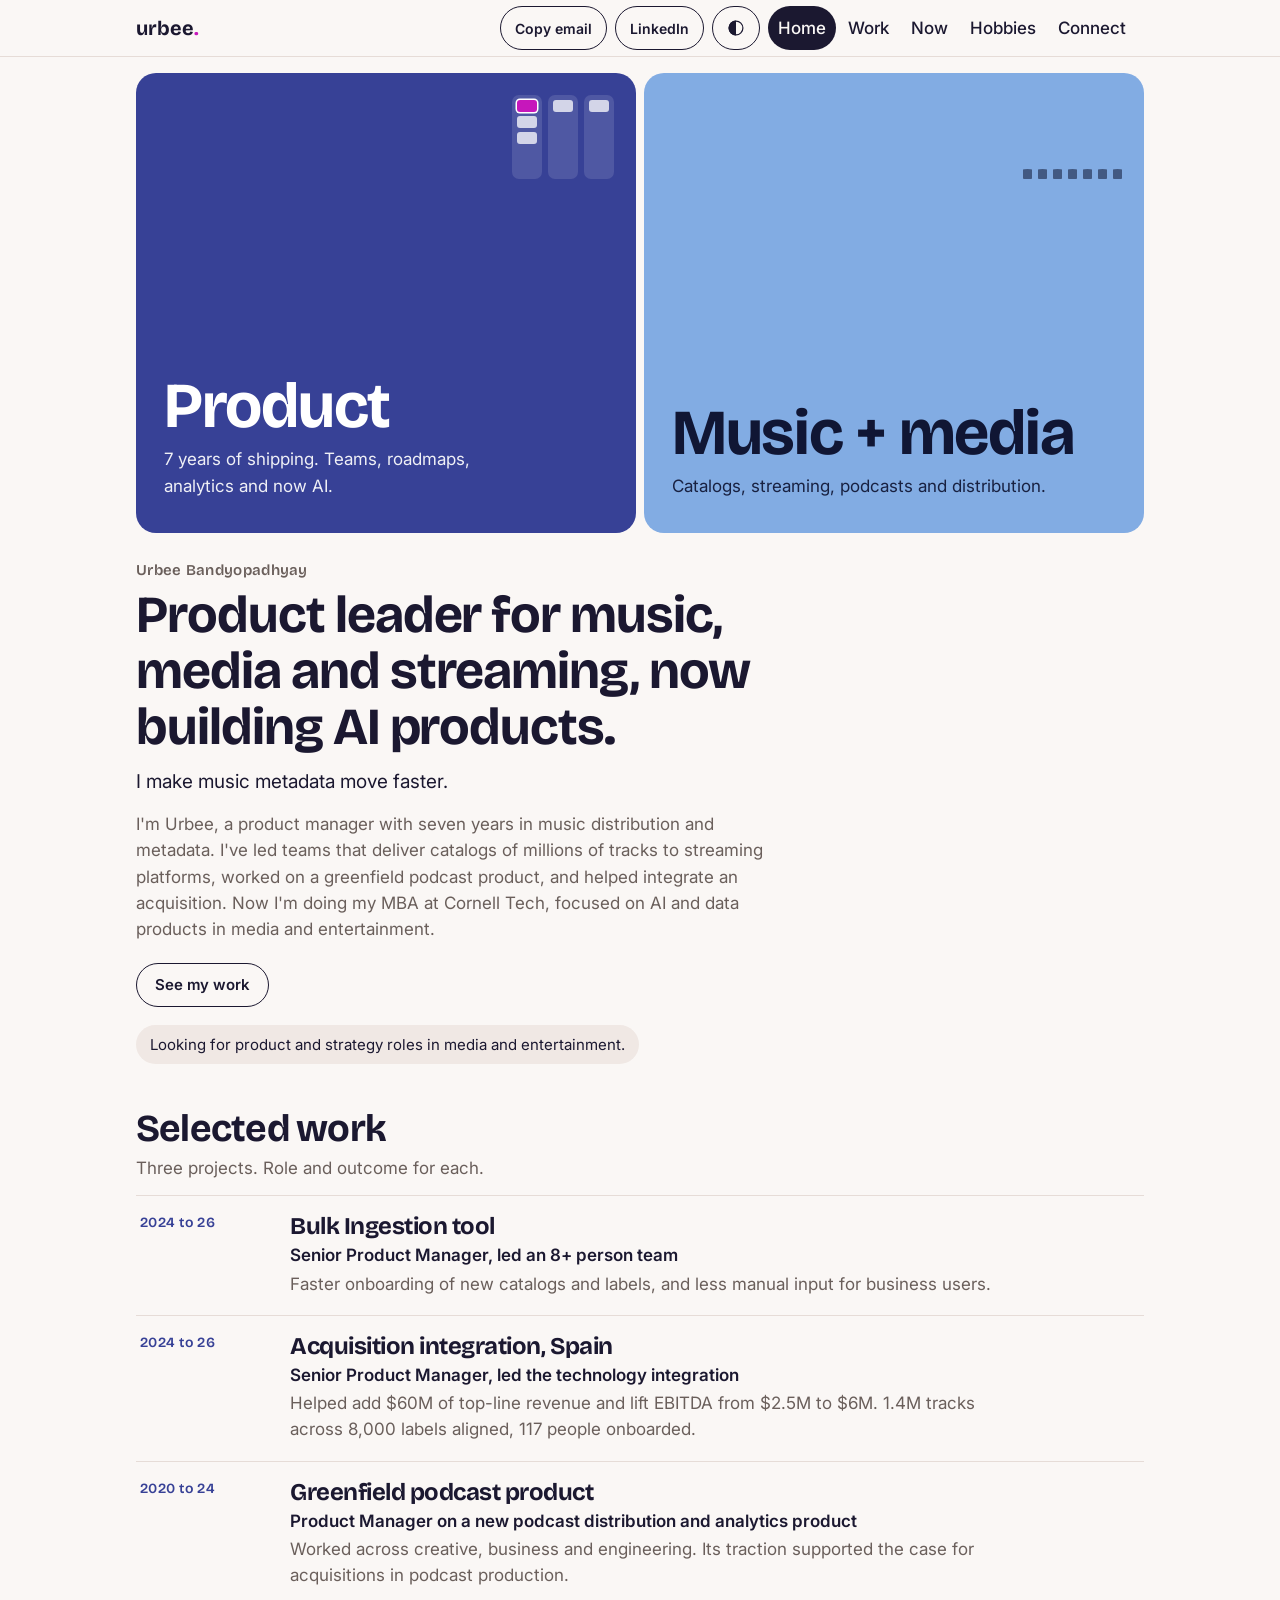
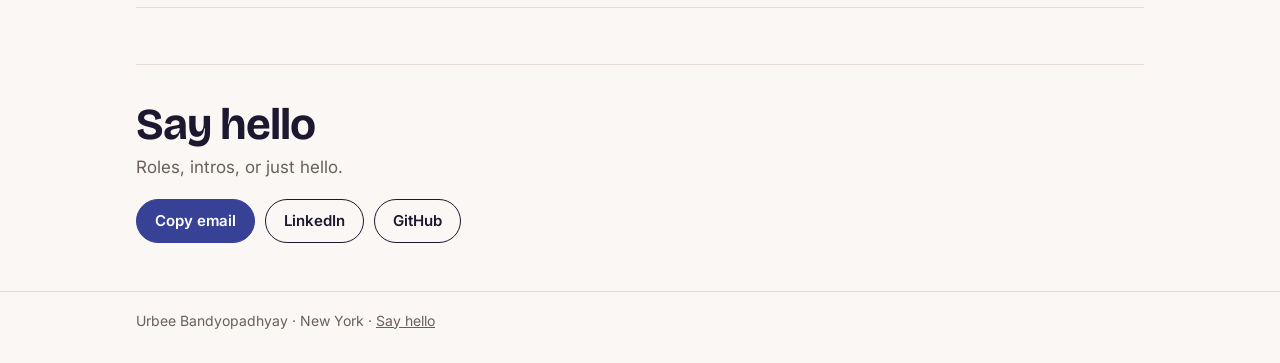
<file: index.html>
<!doctype html>
<html lang="en" data-palette="soft">
<head>
<meta charset="utf-8">
<meta name="viewport" content="width=device-width,initial-scale=1">
<title>Urbee Bandyopadhyay | Product leader, music and media</title>
<meta name="description" content="Product leader for music, media and streaming, now building AI products.">
<link rel="preconnect" href="https://fonts.googleapis.com">
<link rel="preconnect" href="https://fonts.gstatic.com" crossorigin>
<link href="https://fonts.googleapis.com/css2?family=Inter:wght@400;500;600&family=Bricolage+Grotesque:opsz,wght@12..96,500..800&display=swap" rel="stylesheet">
<link rel="stylesheet" href="style.css">
</head>
<body>
<header class="top"><div class="wrap">
  <a class="logo" href="index.html">urbee<i>.</i></a>
  <button class="btn sm" data-copy-email type="button">Copy email</button>
  <a class="btn sm" href="https://www.linkedin.com/in/urbeebandy/" target="_blank" rel="noopener">LinkedIn</a>
  <button class="btn sm theme" data-theme-toggle type="button" aria-label="Switch light or dark mode"><svg viewBox="0 0 24 24" aria-hidden="true"><path d="M12 2a10 10 0 100 20V2z"/><circle cx="12" cy="12" r="9.2" fill="none" stroke="currentColor" stroke-width="1.6"/></svg></button>
  <nav class="pages" aria-label="Pages"><a href="index.html" aria-current="page">Home</a><a href="work.html">Work</a><a href="now.html">Now</a><a href="notes.html">Hobbies</a><a href="connect.html">Connect</a></nav>
</div></header>
<main class="wrap">

<div class="split">
  <div class="side prod" tabindex="0">
    <div class="viz" aria-hidden="true"><div class="kan"><div class="col"><i></i><i></i><i></i></div><div class="col"><i></i></div><div class="col"><i></i></div><b class="mv"></b></div></div>
    <h2>Product</h2>
    <p>7 years of shipping. Teams, roadmaps, analytics and now AI.</p>
    <p class="more">Led cross-functional teams of engineers, QA and analysts.</p>
  </div>
  <div class="side music" tabindex="0">
    <div class="viz" aria-hidden="true"><div class="bars"><span></span><span></span><span></span><span></span><span></span><span></span><span></span></div></div>
    <h2>Music + media</h2>
    <p>Catalogs, streaming, podcasts and distribution.</p>
    <p class="more">Experience with indie and major music distribution services.</p>
  </div>
</div>
<div class="intro">
  <p class="name">Urbee Bandyopadhyay</p>
  <h1>Product leader for music, media and streaming, now building AI products.</h1>
  <p class="tag">I make music metadata move faster.</p>
  <p class="bio">I'm Urbee, a product manager with seven years in music distribution and metadata. I've led teams that deliver catalogs of millions of tracks to streaming platforms, worked on a greenfield podcast product, and helped integrate an acquisition. Now I'm doing my MBA at Cornell Tech, focused on AI and data products in media and entertainment.</p>
  <div class="cta">
    <a class="btn" href="work.html">See my work</a>
  </div>
  <span class="looking">Looking for product and strategy roles in media and entertainment.</span>
</div>
<section>
  <h2>Selected work</h2>
  <p class="sub">Three projects. Role and outcome for each.</p>
  <ul class="list" data-work="3"></ul>
</section>
<section class="connect" id="connect">
  <h2>Say hello</h2>
  <p class="sub">Roles, intros, or just hello.</p>
  <div class="cgrid">
    <div>
      <div class="cta" style="margin-top:0">
        <button class="btn solid" data-copy-email type="button">Copy email</button>
        <a class="btn" href="https://www.linkedin.com/in/urbeebandy/" target="_blank" rel="noopener">LinkedIn</a>
        <a class="btn" href="https://github.com/u-bandy" target="_blank" rel="noopener">GitHub</a>
      </div>
    </div>
  </div>
</section>
</main>
<footer class="foot"><div class="wrap">Urbee Bandyopadhyay · New York · <a href="connect.html">Say hello</a></div></footer>
<script src="site.js"></script>
</body>
</html>
</file>
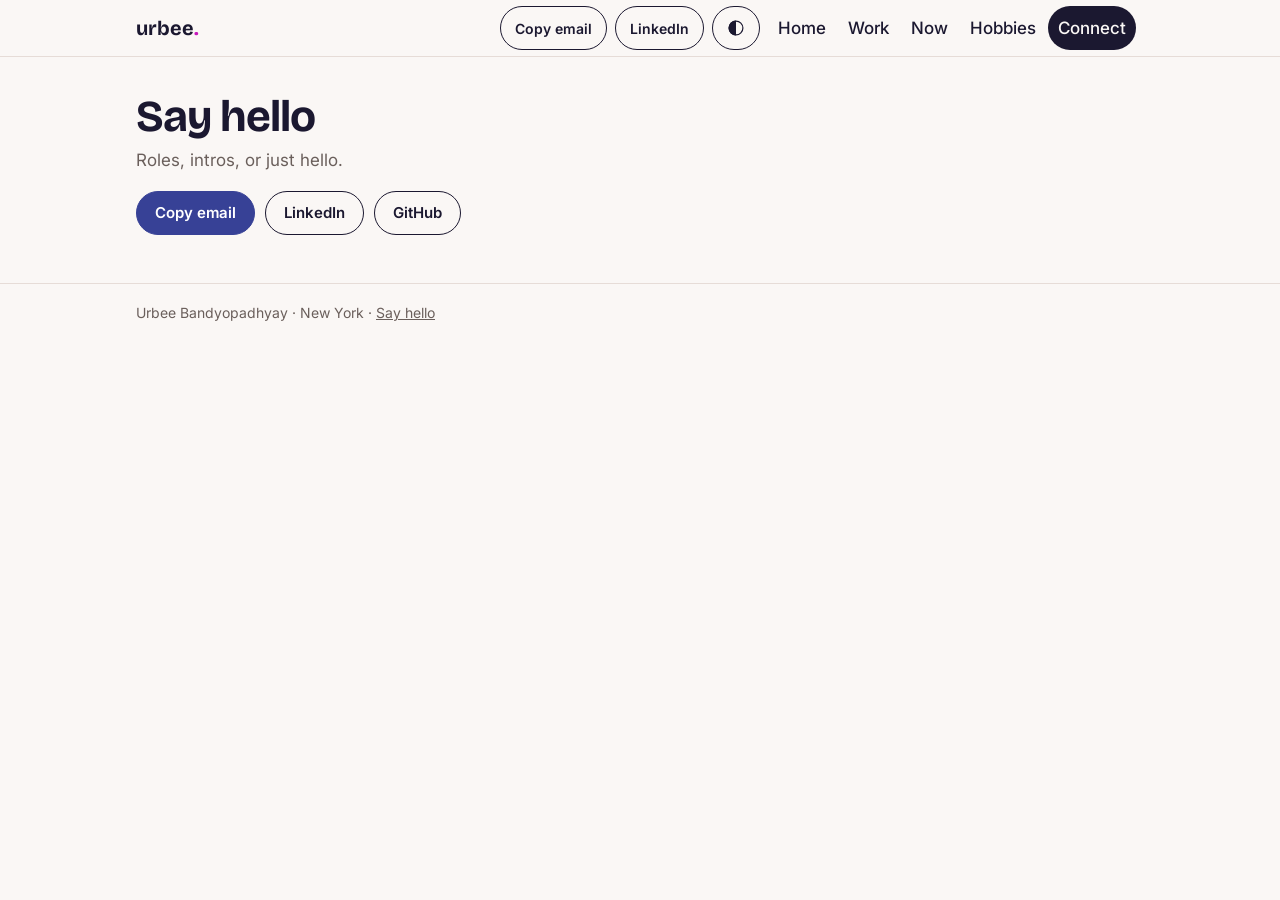
<file: connect.html>
<!doctype html>
<html lang="en" data-palette="soft">
<head>
<meta charset="utf-8">
<meta name="viewport" content="width=device-width,initial-scale=1">
<title>Connect | Urbee Bandyopadhyay</title>
<meta name="description" content="Email, LinkedIn, GitHub and a message box.">
<link rel="preconnect" href="https://fonts.googleapis.com">
<link rel="preconnect" href="https://fonts.gstatic.com" crossorigin>
<link href="https://fonts.googleapis.com/css2?family=Inter:wght@400;500;600&family=Bricolage+Grotesque:opsz,wght@12..96,500..800&display=swap" rel="stylesheet">
<link rel="stylesheet" href="style.css">
</head>
<body>
<header class="top"><div class="wrap">
  <a class="logo" href="index.html">urbee<i>.</i></a>
  <button class="btn sm" data-copy-email type="button">Copy email</button>
  <a class="btn sm" href="https://www.linkedin.com/in/urbeebandy/" target="_blank" rel="noopener">LinkedIn</a>
  <button class="btn sm theme" data-theme-toggle type="button" aria-label="Switch light or dark mode"><svg viewBox="0 0 24 24" aria-hidden="true"><path d="M12 2a10 10 0 100 20V2z"/><circle cx="12" cy="12" r="9.2" fill="none" stroke="currentColor" stroke-width="1.6"/></svg></button>
  <nav class="pages" aria-label="Pages"><a href="index.html">Home</a><a href="work.html">Work</a><a href="now.html">Now</a><a href="notes.html">Hobbies</a><a href="connect.html" aria-current="page">Connect</a></nav>
</div></header>
<main class="wrap">
<section class="connect" id="connect" style="border-top:0;margin-top:0">
  <h2>Say hello</h2>
  <p class="sub">Roles, intros, or just hello.</p>
  <div class="cgrid">
    <div>
      <div class="cta" style="margin-top:0">
        <button class="btn solid" data-copy-email type="button">Copy email</button>
        <a class="btn" href="https://www.linkedin.com/in/urbeebandy/" target="_blank" rel="noopener">LinkedIn</a>
        <a class="btn" href="https://github.com/u-bandy" target="_blank" rel="noopener">GitHub</a>
      </div>
    </div>
  </div>
</section>
</main>
<footer class="foot"><div class="wrap">Urbee Bandyopadhyay · New York · <a href="connect.html">Say hello</a></div></footer>
<script src="site.js"></script>
</body>
</html>
</file>
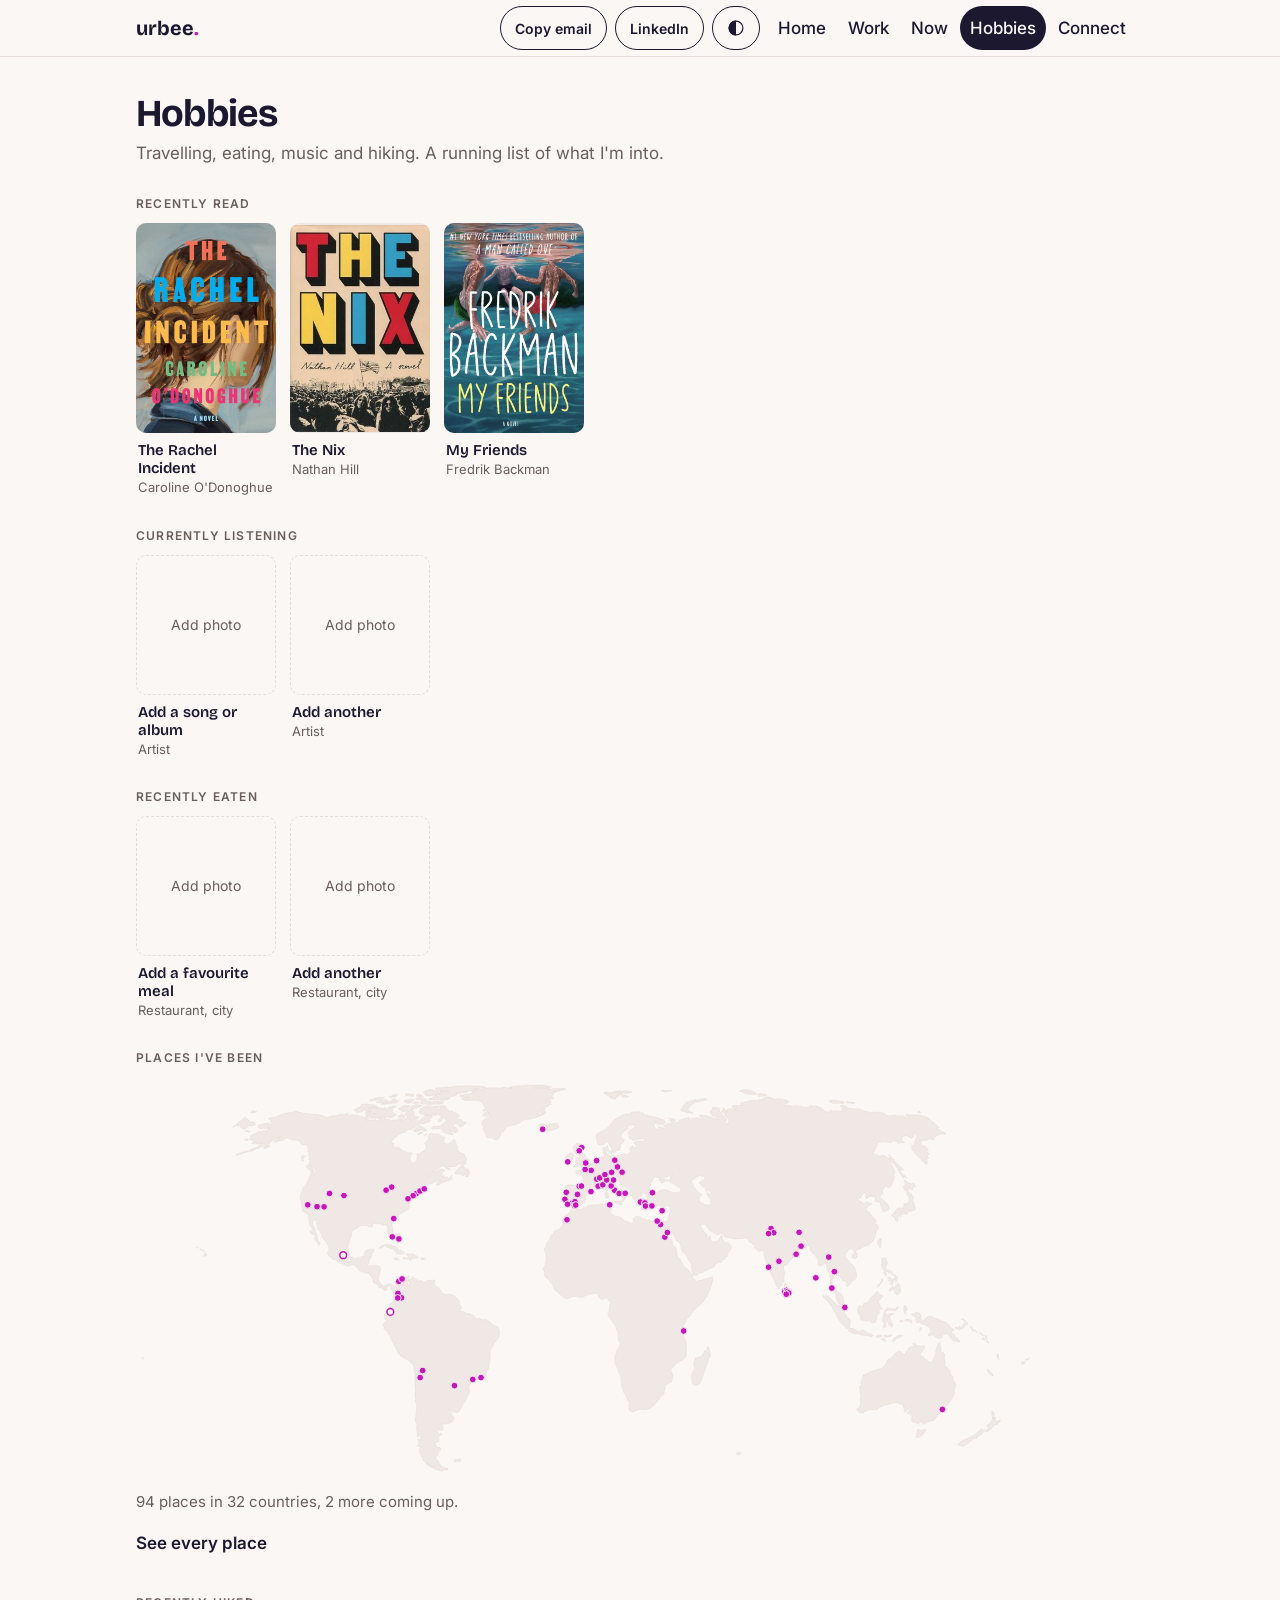
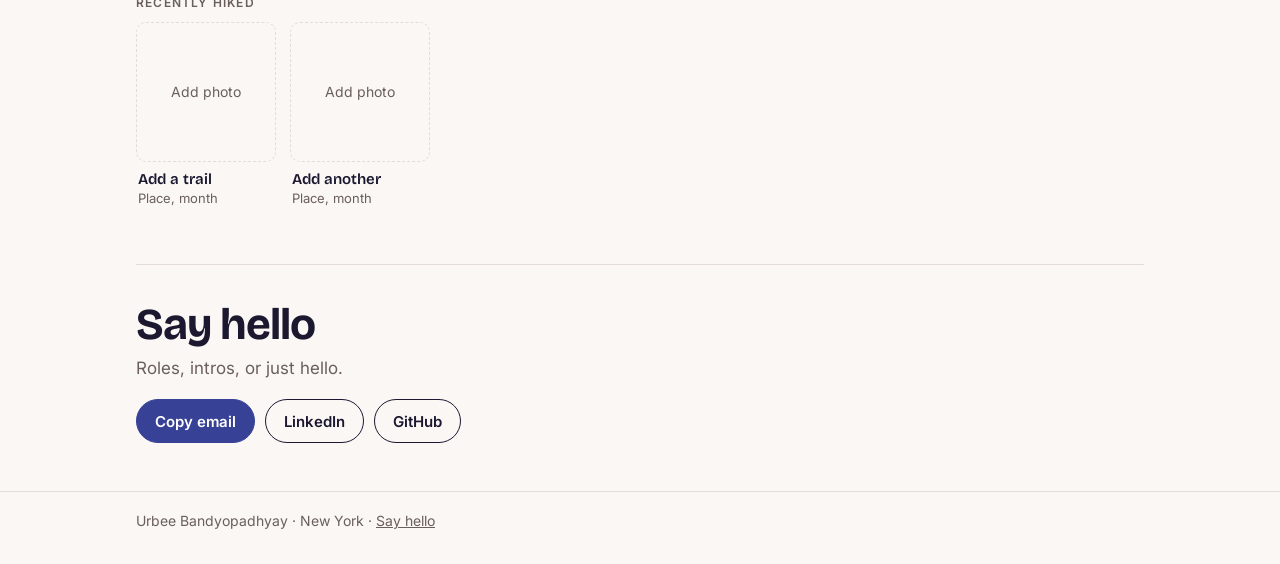
<file: notes.html>
<!doctype html>
<html lang="en" data-palette="soft">
<head>
<meta charset="utf-8">
<meta name="viewport" content="width=device-width,initial-scale=1">
<title>Hobbies | Urbee Bandyopadhyay</title>
<meta name="description" content="Travel, food, music, books and hiking.">
<link rel="preconnect" href="https://fonts.googleapis.com">
<link rel="preconnect" href="https://fonts.gstatic.com" crossorigin>
<link href="https://fonts.googleapis.com/css2?family=Inter:wght@400;500;600&family=Bricolage+Grotesque:opsz,wght@12..96,500..800&display=swap" rel="stylesheet">
<link rel="stylesheet" href="style.css">
</head>
<body>
<header class="top"><div class="wrap">
  <a class="logo" href="index.html">urbee<i>.</i></a>
  <button class="btn sm" data-copy-email type="button">Copy email</button>
  <a class="btn sm" href="https://www.linkedin.com/in/urbeebandy/" target="_blank" rel="noopener">LinkedIn</a>
  <button class="btn sm theme" data-theme-toggle type="button" aria-label="Switch light or dark mode"><svg viewBox="0 0 24 24" aria-hidden="true"><path d="M12 2a10 10 0 100 20V2z"/><circle cx="12" cy="12" r="9.2" fill="none" stroke="currentColor" stroke-width="1.6"/></svg></button>
  <nav class="pages" aria-label="Pages"><a href="index.html">Home</a><a href="work.html">Work</a><a href="now.html">Now</a><a href="notes.html" aria-current="page">Hobbies</a><a href="connect.html">Connect</a></nav>
</div></header>
<main class="wrap">

<section class="log">
  <h2>Hobbies</h2>
  <p class="sub">Travelling, eating, music and hiking. A running list of what I'm into.</p>
  <div data-log></div>
</section>
<section class="connect" id="connect">
  <h2>Say hello</h2>
  <p class="sub">Roles, intros, or just hello.</p>
  <div class="cgrid">
    <div>
      <div class="cta" style="margin-top:0">
        <button class="btn solid" data-copy-email type="button">Copy email</button>
        <a class="btn" href="https://www.linkedin.com/in/urbeebandy/" target="_blank" rel="noopener">LinkedIn</a>
        <a class="btn" href="https://github.com/u-bandy" target="_blank" rel="noopener">GitHub</a>
      </div>
    </div>
  </div>
</section>
</main>
<footer class="foot"><div class="wrap">Urbee Bandyopadhyay · New York · <a href="connect.html">Say hello</a></div></footer>
<script src="site.js"></script>
<script src="world.js"></script>
<script src="travel.js"></script>
</body>
</html>
</file>
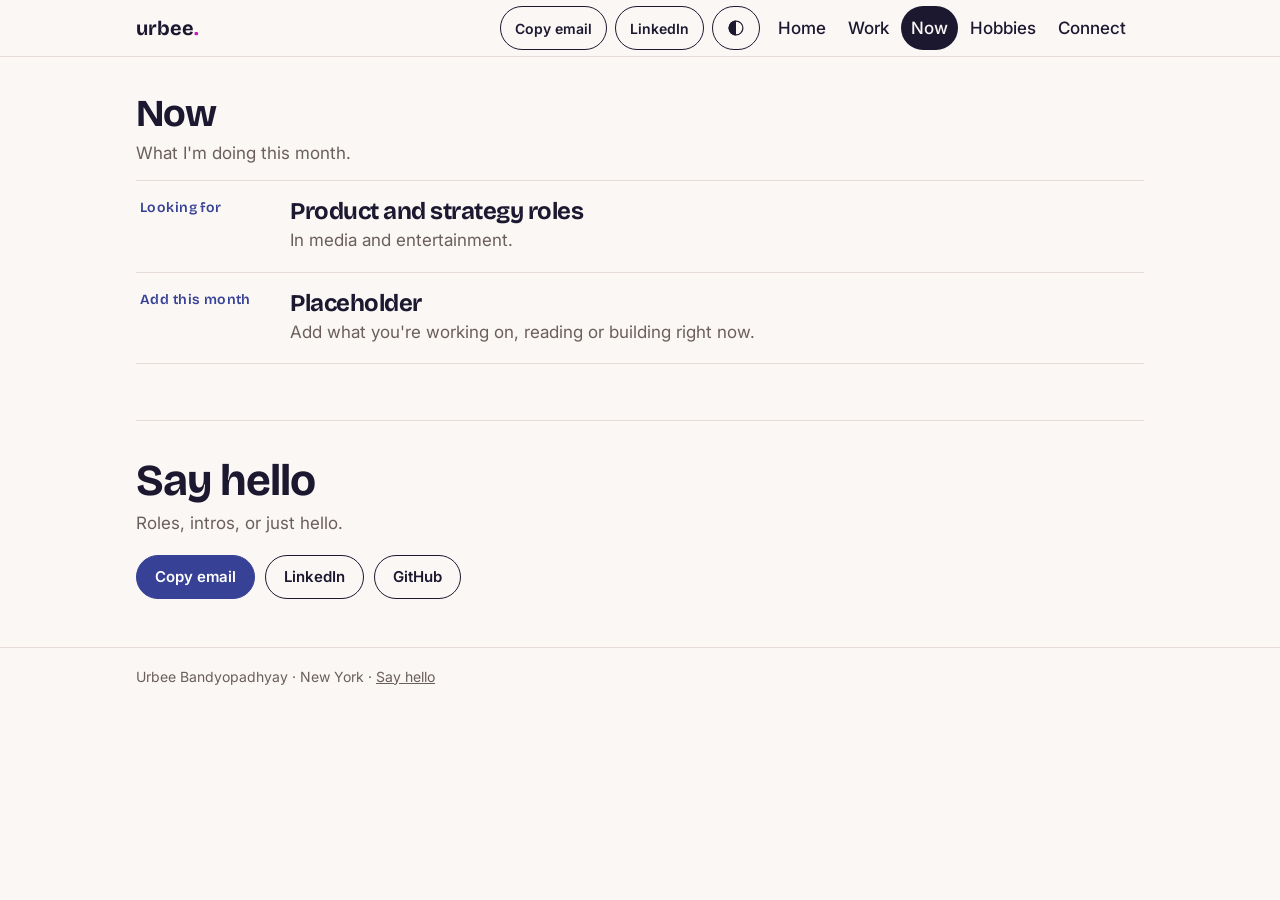
<file: now.html>
<!doctype html>
<html lang="en" data-palette="soft">
<head>
<meta charset="utf-8">
<meta name="viewport" content="width=device-width,initial-scale=1">
<title>Now | Urbee Bandyopadhyay</title>
<meta name="description" content="What I'm doing this month.">
<link rel="preconnect" href="https://fonts.googleapis.com">
<link rel="preconnect" href="https://fonts.gstatic.com" crossorigin>
<link href="https://fonts.googleapis.com/css2?family=Inter:wght@400;500;600&family=Bricolage+Grotesque:opsz,wght@12..96,500..800&display=swap" rel="stylesheet">
<link rel="stylesheet" href="style.css">
</head>
<body>
<header class="top"><div class="wrap">
  <a class="logo" href="index.html">urbee<i>.</i></a>
  <button class="btn sm" data-copy-email type="button">Copy email</button>
  <a class="btn sm" href="https://www.linkedin.com/in/urbeebandy/" target="_blank" rel="noopener">LinkedIn</a>
  <button class="btn sm theme" data-theme-toggle type="button" aria-label="Switch light or dark mode"><svg viewBox="0 0 24 24" aria-hidden="true"><path d="M12 2a10 10 0 100 20V2z"/><circle cx="12" cy="12" r="9.2" fill="none" stroke="currentColor" stroke-width="1.6"/></svg></button>
  <nav class="pages" aria-label="Pages"><a href="index.html">Home</a><a href="work.html">Work</a><a href="now.html" aria-current="page">Now</a><a href="notes.html">Hobbies</a><a href="connect.html">Connect</a></nav>
</div></header>
<main class="wrap">

<section>
  <h2>Now</h2>
  <p class="sub">What I'm doing this month.</p>
  <ul class="list">
    <li><div class="row"><span class="when">Looking for</span><span><h3>Product and strategy roles</h3><p>In media and entertainment.</p></span></div></li>
    <li><div class="row"><span class="when">Add this month</span><span><h3>Placeholder</h3><p>Add what you're working on, reading or building right now.</p></span></div></li>
  </ul>
</section>
<section class="connect" id="connect">
  <h2>Say hello</h2>
  <p class="sub">Roles, intros, or just hello.</p>
  <div class="cgrid">
    <div>
      <div class="cta" style="margin-top:0">
        <button class="btn solid" data-copy-email type="button">Copy email</button>
        <a class="btn" href="https://www.linkedin.com/in/urbeebandy/" target="_blank" rel="noopener">LinkedIn</a>
        <a class="btn" href="https://github.com/u-bandy" target="_blank" rel="noopener">GitHub</a>
      </div>
    </div>
  </div>
</section>
</main>
<footer class="foot"><div class="wrap">Urbee Bandyopadhyay · New York · <a href="connect.html">Say hello</a></div></footer>
<script src="site.js"></script>
</body>
</html>
</file>
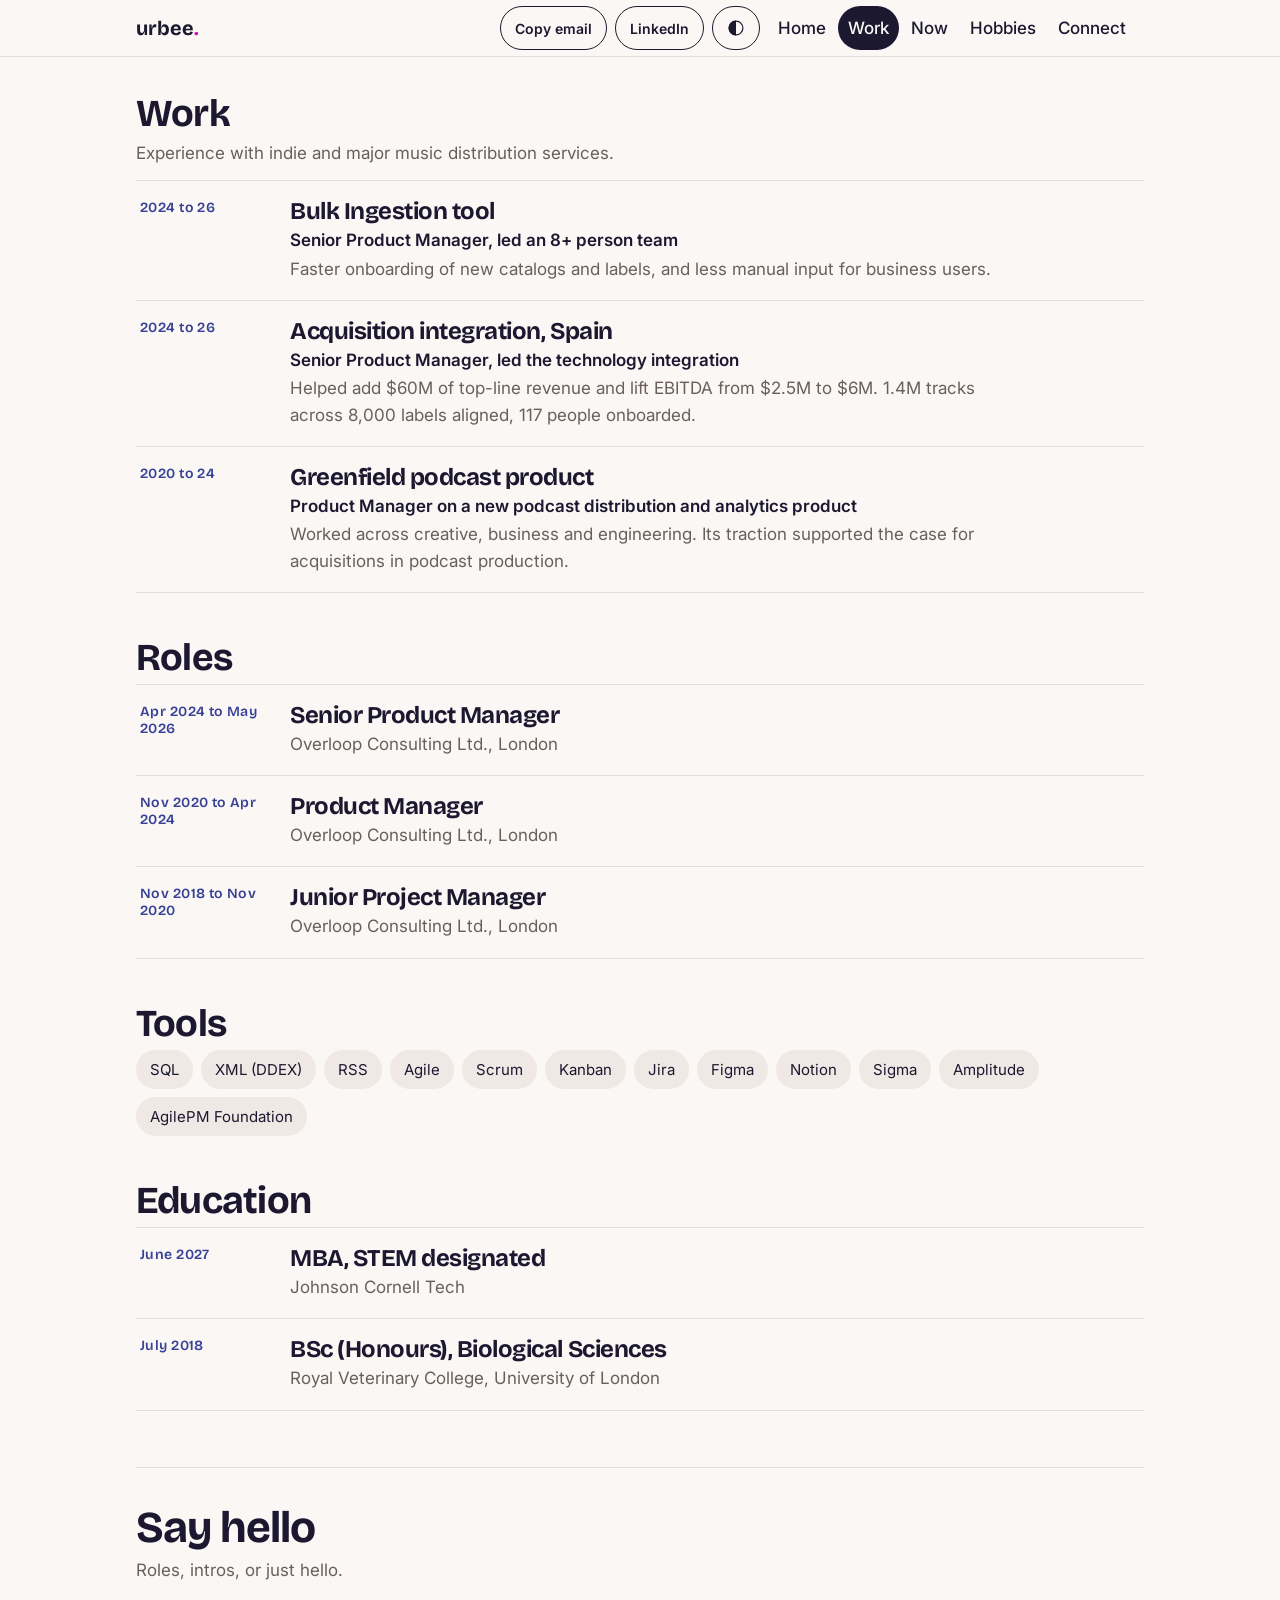
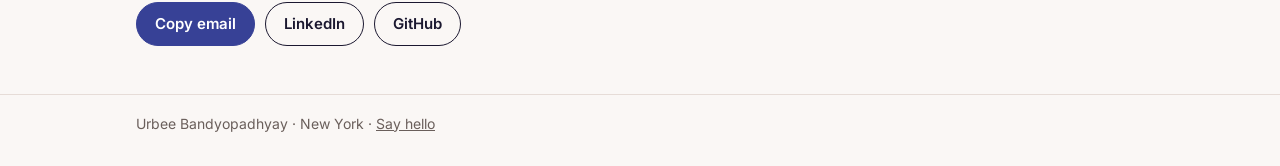
<file: work.html>
<!doctype html>
<html lang="en" data-palette="soft">
<head>
<meta charset="utf-8">
<meta name="viewport" content="width=device-width,initial-scale=1">
<title>Work | Urbee Bandyopadhyay</title>
<meta name="description" content="Projects, roles and education.">
<link rel="preconnect" href="https://fonts.googleapis.com">
<link rel="preconnect" href="https://fonts.gstatic.com" crossorigin>
<link href="https://fonts.googleapis.com/css2?family=Inter:wght@400;500;600&family=Bricolage+Grotesque:opsz,wght@12..96,500..800&display=swap" rel="stylesheet">
<link rel="stylesheet" href="style.css">
</head>
<body>
<header class="top"><div class="wrap">
  <a class="logo" href="index.html">urbee<i>.</i></a>
  <button class="btn sm" data-copy-email type="button">Copy email</button>
  <a class="btn sm" href="https://www.linkedin.com/in/urbeebandy/" target="_blank" rel="noopener">LinkedIn</a>
  <button class="btn sm theme" data-theme-toggle type="button" aria-label="Switch light or dark mode"><svg viewBox="0 0 24 24" aria-hidden="true"><path d="M12 2a10 10 0 100 20V2z"/><circle cx="12" cy="12" r="9.2" fill="none" stroke="currentColor" stroke-width="1.6"/></svg></button>
  <nav class="pages" aria-label="Pages"><a href="index.html">Home</a><a href="work.html" aria-current="page">Work</a><a href="now.html">Now</a><a href="notes.html">Hobbies</a><a href="connect.html">Connect</a></nav>
</div></header>
<main class="wrap">

<section>
  <h2>Work</h2>
  <p class="sub">Experience with indie and major music distribution services.</p>
  <ul class="list" data-work></ul>
</section>
<section>
  <h2>Roles</h2>
  <ul class="list">
    <li><div class="row"><span class="when">Apr 2024 to May 2026</span><span><h3>Senior Product Manager</h3><p>Overloop Consulting Ltd., London</p></span></div></li>
    <li><div class="row"><span class="when">Nov 2020 to Apr 2024</span><span><h3>Product Manager</h3><p>Overloop Consulting Ltd., London</p></span></div></li>
    <li><div class="row"><span class="when">Nov 2018 to Nov 2020</span><span><h3>Junior Project Manager</h3><p>Overloop Consulting Ltd., London</p></span></div></li>
  </ul>
</section>
<section>
  <h2>Tools</h2>
  <ul class="chips"><li>SQL</li><li>XML (DDEX)</li><li>RSS</li><li>Agile</li><li>Scrum</li><li>Kanban</li><li>Jira</li><li>Figma</li><li>Notion</li><li>Sigma</li><li>Amplitude</li><li>AgilePM Foundation</li></ul>
</section>
<section>
  <h2>Education</h2>
  <ul class="list">
    <li><div class="row"><span class="when">June 2027</span><span><h3>MBA, STEM designated</h3><p>Johnson Cornell Tech</p></span></div></li>
    <li><div class="row"><span class="when">July 2018</span><span><h3>BSc (Honours), Biological Sciences</h3><p>Royal Veterinary College, University of London</p></span></div></li>
  </ul>
</section>
<section class="connect" id="connect">
  <h2>Say hello</h2>
  <p class="sub">Roles, intros, or just hello.</p>
  <div class="cgrid">
    <div>
      <div class="cta" style="margin-top:0">
        <button class="btn solid" data-copy-email type="button">Copy email</button>
        <a class="btn" href="https://www.linkedin.com/in/urbeebandy/" target="_blank" rel="noopener">LinkedIn</a>
        <a class="btn" href="https://github.com/u-bandy" target="_blank" rel="noopener">GitHub</a>
      </div>
    </div>
  </div>
</section>
</main>
<footer class="foot"><div class="wrap">Urbee Bandyopadhyay · New York · <a href="connect.html">Say hello</a></div></footer>
<script src="site.js"></script>
</body>
</html>
</file>
<file: style.css>
:root{
  --bg:#ffffff;--ink:#0a0a0a;--mute:#5a5a5a;--line:#e4e4e4;
  --blue:#1f3dff;--onblue:#ffffff;--panel:#0a0a0a;--onpanel:#ffffff;--chip:#f3f3f3;
  --music:var(--blue);--onmusic:var(--onblue);--accent2:var(--blue);--olive:var(--chip);--onolive:var(--ink);
  --head:"Bricolage Grotesque",system-ui,sans-serif;--body:"Inter",system-ui,sans-serif;
}
@media (prefers-color-scheme:dark){
  :root:not([data-theme="light"]){--bg:#0a0a0a;--ink:#f5f5f5;--mute:#a3a3a3;--line:#262626;--blue:#3d5cff;--panel:#161616;--chip:#181818}
}
:root[data-theme="dark"]{--bg:#0a0a0a;--ink:#f5f5f5;--mute:#a3a3a3;--line:#262626;--blue:#3d5cff;--panel:#161616;--chip:#181818}

*{box-sizing:border-box}
html{-webkit-text-size-adjust:100%}
body{margin:0;background:var(--bg);color:var(--ink);font:17px/1.55 var(--body);-webkit-font-smoothing:antialiased}
a{color:inherit}
h1,h2,h3{font-family:var(--head);line-height:1.08;margin:0;letter-spacing:-.02em}
.wrap{max-width:1040px;margin:0 auto;padding:0 16px}

/* top bar: email + LinkedIn always visible */
header.top{position:sticky;top:0;z-index:5;background:var(--bg);border-bottom:1px solid var(--line)}
header.top .wrap{display:flex;align-items:center;gap:8px;min-height:56px;flex-wrap:wrap;padding-top:6px;padding-bottom:6px}
.logo{font:700 20px var(--head);text-decoration:none;margin-right:auto}
.logo i{font-style:normal;color:var(--accent2)}
nav.pages{display:flex;flex-wrap:wrap;gap:2px;order:3;width:100%}
nav.pages a{min-height:44px;display:inline-flex;align-items:center;padding:0 10px;text-decoration:none;border-radius:99px;font-weight:500;position:relative}
nav.pages a:hover{background:var(--chip)}
nav.pages a[aria-current="page"]{background:var(--ink);color:var(--bg)}
@media(min-width:780px){nav.pages{order:0;width:auto;margin-right:8px}}
.btn{min-height:44px;display:inline-flex;align-items:center;justify-content:center;gap:8px;padding:0 18px;border-radius:99px;border:1.5px solid var(--ink);background:transparent;color:var(--ink);font:600 15px var(--body);text-decoration:none;cursor:pointer;transition:transform .15s,background .15s,color .15s}
.btn:hover{transform:translateY(-2px)}
.btn.solid{background:var(--blue);border-color:var(--blue);color:var(--onblue)}
.btn.ink{background:var(--ink);color:var(--bg)}
.btn.sm{padding:0 14px;font-size:14px}
.theme{min-width:44px;padding:0}
.theme svg{width:18px;height:18px;fill:currentColor}

/* split hero */
.split{display:flex;flex-direction:column;gap:8px;margin-top:16px}
.side{border-radius:20px;padding:22px 20px;min-height:132px;display:flex;flex-direction:column;justify-content:flex-end;gap:6px;transition:flex .3s ease;overflow:hidden}
.side.prod{background:var(--panel);color:var(--onpanel)}
.side.music{background:var(--music);color:var(--onmusic)}
.side h2{font-size:clamp(34px,8vw,64px)}
.side p{margin:0;max-width:34ch;opacity:.92}
.side .more{max-height:0;opacity:0;transition:max-height .3s ease,opacity .2s;font-size:15px}
.side:focus-within .more{max-height:120px;opacity:1}
@media(min-width:780px){
  .split{flex-direction:row;height:min(52vh,460px)}
  .side{flex:1;min-height:0;padding:28px}
  .split:hover .side{flex:.8}
  .split .side:hover{flex:1.5}
  .side:hover .more{max-height:120px;opacity:1}
}

.intro{padding:28px 0 8px}
.intro .name{font:600 15px var(--head);color:var(--mute);margin:0 0 8px;letter-spacing:.02em}
.intro h1{font-size:clamp(28px,6vw,52px);max-width:20ch}
.intro .tag{font-size:19px;margin:12px 0 0}
.intro .bio{color:var(--mute);max-width:60ch;margin:14px 0 0}
.cta{display:flex;flex-wrap:wrap;gap:10px;margin:20px 0 0}
.looking{display:inline-block;margin-top:18px;padding:8px 14px;border-radius:99px;background:var(--olive);color:var(--onolive);font-size:15px}

section{padding:36px 0 8px}
section>h2{font-size:clamp(26px,5vw,38px);margin-bottom:6px}
.sub{color:var(--mute);margin:0 0 14px}

/* plain list */
ul.list{list-style:none;margin:0;padding:0;border-top:1px solid var(--line)}
ul.list li{border-bottom:1px solid var(--line)}
.row{display:grid;grid-template-columns:1fr;gap:4px;padding:18px 4px;text-decoration:none;transition:padding .2s,background .2s}
a.row:hover{padding-left:14px;background:var(--chip)}
.row .when{color:var(--blue);font:600 14px var(--head);letter-spacing:.03em}
.row h3{font-size:24px}
.row p{margin:2px 0 0;color:var(--mute);max-width:64ch}
.row p b{color:var(--ink);font-weight:600}
@media(min-width:780px){.row{grid-template-columns:130px 1fr;gap:20px;align-items:start}}

.chips{display:flex;flex-wrap:wrap;gap:8px;margin:0;padding:0;list-style:none}
.chips li{padding:8px 14px;border-radius:99px;background:var(--chip);font-size:15px}

.slots{display:grid;grid-template-columns:1fr 1fr;gap:10px;margin-top:14px}
@media(min-width:780px){.slots{grid-template-columns:repeat(3,1fr)}}
.slot{aspect-ratio:1/1;border:1.5px dashed var(--line);border-radius:16px;display:grid;place-items:center;text-align:center;padding:10px;color:var(--mute);font-size:14px;transition:border-color .2s,color .2s}
.slot:hover{border-color:var(--blue);color:var(--ink)}
.slot strong{display:block;font:600 18px var(--head);color:var(--ink)}

/* connect */
.connect{margin-top:48px;padding:36px 0 48px;border-top:1px solid var(--line)}
.connect h2{font-size:clamp(28px,6vw,44px)}
.cgrid{display:grid;gap:24px;margin-top:18px}
@media(min-width:780px){.cgrid{grid-template-columns:1fr 1fr}}
form.msg{display:grid;gap:10px}
form.msg label{font-weight:600;font-size:15px}
form.msg input,form.msg textarea{width:100%;min-height:48px;padding:12px 14px;border-radius:12px;border:1.5px solid var(--line);background:var(--bg);color:var(--ink);font:16px var(--body)}
form.msg textarea{min-height:120px;resize:vertical}
form.msg input:focus,form.msg textarea:focus{outline:2px solid var(--blue);border-color:var(--blue)}
.status{min-height:24px;font-weight:600}
.hp{position:absolute;left:-9999px}
footer.foot{border-top:1px solid var(--line);padding:18px 0 32px;color:var(--mute);font-size:14px}
:focus-visible{outline:3px solid var(--blue);outline-offset:2px}
@media (prefers-reduced-motion:reduce){*{transition:none!important}}

/* panel visuals: sound bar on Music + media, mini kanban board on Product */
.side{position:relative}
.side .viz{position:absolute;top:22px;right:22px;pointer-events:none;transition:opacity .2s}
@media(min-width:780px){.split:hover .side:not(:hover) .viz{opacity:0}}
.bars{display:flex;align-items:flex-end;gap:6px;height:84px}
.bars span{width:9px;height:100%;border-radius:5px;background:var(--onmusic);transform-origin:bottom;transform:scaleY(.12);opacity:.55;transition:opacity .2s;animation:eq 900ms ease-in-out infinite alternate;animation-play-state:paused}
.side.music:hover .bars span,.side.music:focus-within .bars span{opacity:1;animation-play-state:running}
.bars span:nth-child(1){animation-duration:620ms}
.bars span:nth-child(2){animation-duration:900ms;animation-delay:-200ms}
.bars span:nth-child(3){animation-duration:520ms;animation-delay:-400ms}
.bars span:nth-child(4){animation-duration:780ms;animation-delay:-100ms}
.bars span:nth-child(5){animation-duration:680ms;animation-delay:-300ms}
.bars span:nth-child(6){animation-duration:840ms;animation-delay:-500ms}
.bars span:nth-child(7){animation-duration:560ms;animation-delay:-250ms}
@keyframes eq{from{transform:scaleY(.15)}to{transform:scaleY(1)}}

.kan{display:flex;gap:6px;height:84px}
.kan .col{position:relative;width:30px;height:84px;border-radius:7px;background:rgba(255,255,255,.12);padding:5px;display:flex;flex-direction:column;gap:4px}
.kan .col i{display:block;height:12px;border-radius:3px;background:#fff;opacity:.75}
.kan .col:nth-child(3)::after{content:"";position:absolute;left:0;right:0;bottom:5px;margin:auto;width:8px;height:8px;border-radius:50%;background:var(--accent2);opacity:0;animation:ship 3.4s ease-in-out infinite;animation-play-state:paused}
.kan .mv{position:absolute;top:5px;left:5px;width:20px;height:12px;border-radius:3px;background:var(--accent2);box-shadow:0 0 0 1.5px #fff;animation:move 3.4s ease-in-out infinite;animation-play-state:paused}
.side.prod:hover .mv,.side.prod:focus-within .mv,.side.prod:hover .col::after,.side.prod:focus-within .col::after{animation-play-state:running}
@keyframes move{
  0%,15%{transform:translate(0,48px)}
  35%,50%{transform:translate(36px,16px)}
  70%,90%{transform:translate(72px,16px)}
  100%{transform:translate(72px,16px);opacity:0}
}
@keyframes ship{0%,70%{opacity:0}80%,95%{opacity:1}100%{opacity:0}}
@media (prefers-reduced-motion:reduce){.bars span,.kan .mv,.kan .col::after{animation:none!important}}

/* soft palette: add data-palette="soft" to the <html> tag to use it */
:root[data-palette="soft"]{--bg:#faf7f5;--ink:#1b1830;--mute:#6a5f5b;--line:#e6dcd7;--blue:#374196;--onblue:#ffffff;--panel:#374196;--onpanel:#ffffff;--chip:#f0e8e4;--music:#82ACE3;--onmusic:#101634;--accent2:#C617BB}
@media (prefers-color-scheme:dark){
  :root[data-palette="soft"]:not([data-theme="light"]){--bg:#13121c;--ink:#f4f0ee;--mute:#b5aaa5;--line:#2c2a3d;--blue:#82ACE3;--onblue:#101634;--panel:#374196;--onpanel:#ffffff;--chip:#1e1c2c;--music:#82ACE3;--onmusic:#101634;--accent2:#e04ad6}
}
:root[data-palette="soft"][data-theme="dark"]{--bg:#13121c;--ink:#f4f0ee;--mute:#b5aaa5;--line:#2c2a3d;--blue:#82ACE3;--onblue:#101634;--panel:#374196;--onpanel:#ffffff;--chip:#1e1c2c;--music:#82ACE3;--onmusic:#101634;--accent2:#e04ad6}

/* the log (Notes page) */
.log .lbl{font:600 12px var(--body);text-transform:uppercase;letter-spacing:.1em;color:var(--mute);margin:30px 0 12px}
.tiles{display:grid;grid-template-columns:repeat(auto-fill,minmax(110px,140px));gap:14px}
.tile{margin:0;transition:transform .2s}
.tile:hover{transform:translateY(-4px)}
.tile .pic{aspect-ratio:1/1;border-radius:10px;overflow:hidden;background:var(--chip);display:grid;place-items:center}
.tile .pic.empty{border:1.5px dashed var(--line);color:var(--mute);font-size:14px;background:transparent}
.tile .pic img{width:100%;height:100%;object-fit:cover;display:block}
.tile figcaption{padding:8px 2px 0}
.tile figcaption b{display:block;font:600 15px var(--head);line-height:1.2}
.tile figcaption span{display:block;color:var(--mute);font-size:13px}

/* garden palette: olive, aqua, purple, sage, coral */
:root[data-palette="garden"]{--bg:#f6f8f4;--ink:#1c2420;--mute:#5a675d;--line:#d9e1d8;--blue:#8A3FBD;--onblue:#ffffff;--panel:#9C50CE;--onpanel:#ffffff;--chip:#e8eee6;--music:#6DE3F5;--onmusic:#0b2a30;--accent2:#DF4B44;--olive:#97A975;--onolive:#14210f}
@media (prefers-color-scheme:dark){
  :root[data-palette="garden"]:not([data-theme="light"]){--bg:#111815;--ink:#eef3ee;--mute:#a9b8ad;--line:#2a3830;--blue:#6DE3F5;--onblue:#0b2a30;--panel:#9C50CE;--onpanel:#ffffff;--chip:#1b2621;--music:#6DE3F5;--onmusic:#0b2a30;--accent2:#f06b64;--olive:#97A975;--onolive:#14210f}
}
:root[data-palette="garden"][data-theme="dark"]{--bg:#111815;--ink:#eef3ee;--mute:#a9b8ad;--line:#2a3830;--blue:#6DE3F5;--onblue:#0b2a30;--panel:#9C50CE;--onpanel:#ffffff;--chip:#1b2621;--music:#6DE3F5;--onmusic:#0b2a30;--accent2:#f06b64;--olive:#97A975;--onolive:#14210f}

/* midnight palette: ink plum, cool lilac, tangerine, saffron, raspberry */
:root[data-palette="midnight"]{--bg:#F4F1FB;--ink:#1F1B2E;--mute:#5F587A;--line:#DDD6EE;--blue:#3B2A66;--onblue:#ffffff;--panel:#2A2140;--onpanel:#ffffff;--chip:#E9E4F6;--music:#FF8A5B;--onmusic:#2A1408;--accent2:#E0457B;--olive:#FFD98A;--onolive:#3A2A00}
@media (prefers-color-scheme:dark){
  :root[data-palette="midnight"]:not([data-theme="light"]){--bg:#15111F;--ink:#F6F1E8;--mute:#B3AAC0;--line:#2E2743;--blue:#FFC247;--onblue:#2A1A00;--panel:#3A2D5C;--onpanel:#ffffff;--chip:#211B31;--music:#FF8A5B;--onmusic:#2A1408;--accent2:#FF6FA0;--olive:#FFC247;--onolive:#2A1A00}
}
:root[data-palette="midnight"][data-theme="dark"]{--bg:#15111F;--ink:#F6F1E8;--mute:#B3AAC0;--line:#2E2743;--blue:#FFC247;--onblue:#2A1A00;--panel:#3A2D5C;--onpanel:#ffffff;--chip:#211B31;--music:#FF8A5B;--onmusic:#2A1408;--accent2:#FF6FA0;--olive:#FFC247;--onolive:#2A1A00}

.tile .pic.cover{aspect-ratio:2/3}
.tile .pic.cover img{object-fit:contain}

/* travel map */
.tmap{position:relative;max-width:900px}
.tmap svg{display:block;width:100%;height:auto}
.tmap .land{fill:var(--chip);stroke:var(--line);stroke-width:.6}
.tmap .trail{fill:none;stroke:var(--accent2);stroke-width:1.6;stroke-linecap:round;opacity:0}
.tmap .plane{fill:var(--ink)}
.tmap .dot{cursor:pointer;outline:none}
.tmap .dot .hit{r:9;fill:transparent}
.tmap .dot .pt{r:3.6;fill:var(--accent2);stroke:var(--bg);stroke-width:1;transition:r .15s}
.tmap .dot.up .pt{fill:var(--bg);stroke:var(--accent2);stroke-width:1.6}
.tmap .dot:hover .pt,.tmap .dot:focus-visible .pt{r:6}
@media(max-width:780px){.tmap .dot .pt{r:5.5}.tmap .dot .hit{r:12}.tmap .dot:hover .pt{r:7}}
.tmap .tip{position:absolute;transform:translate(-50%,-140%);padding:4px 10px;border-radius:99px;background:var(--ink);color:var(--bg);font-size:13px;font-weight:600;white-space:nowrap;pointer-events:none;opacity:0;transition:opacity .15s}
.tmap .tip.on{opacity:1}
.tcount{margin:10px 0 0;color:var(--mute);font-size:15px}
.tlist{margin-top:8px}
.tlist summary{min-height:44px;display:flex;align-items:center;cursor:pointer;font-weight:600}
.tlist ul{list-style:none;margin:0;padding:0;columns:2 260px;column-gap:24px;font-size:14px;color:var(--mute)}
.tlist li{break-inside:avoid;padding:4px 0}
.tlist li b{color:var(--ink);display:block}
</file>
